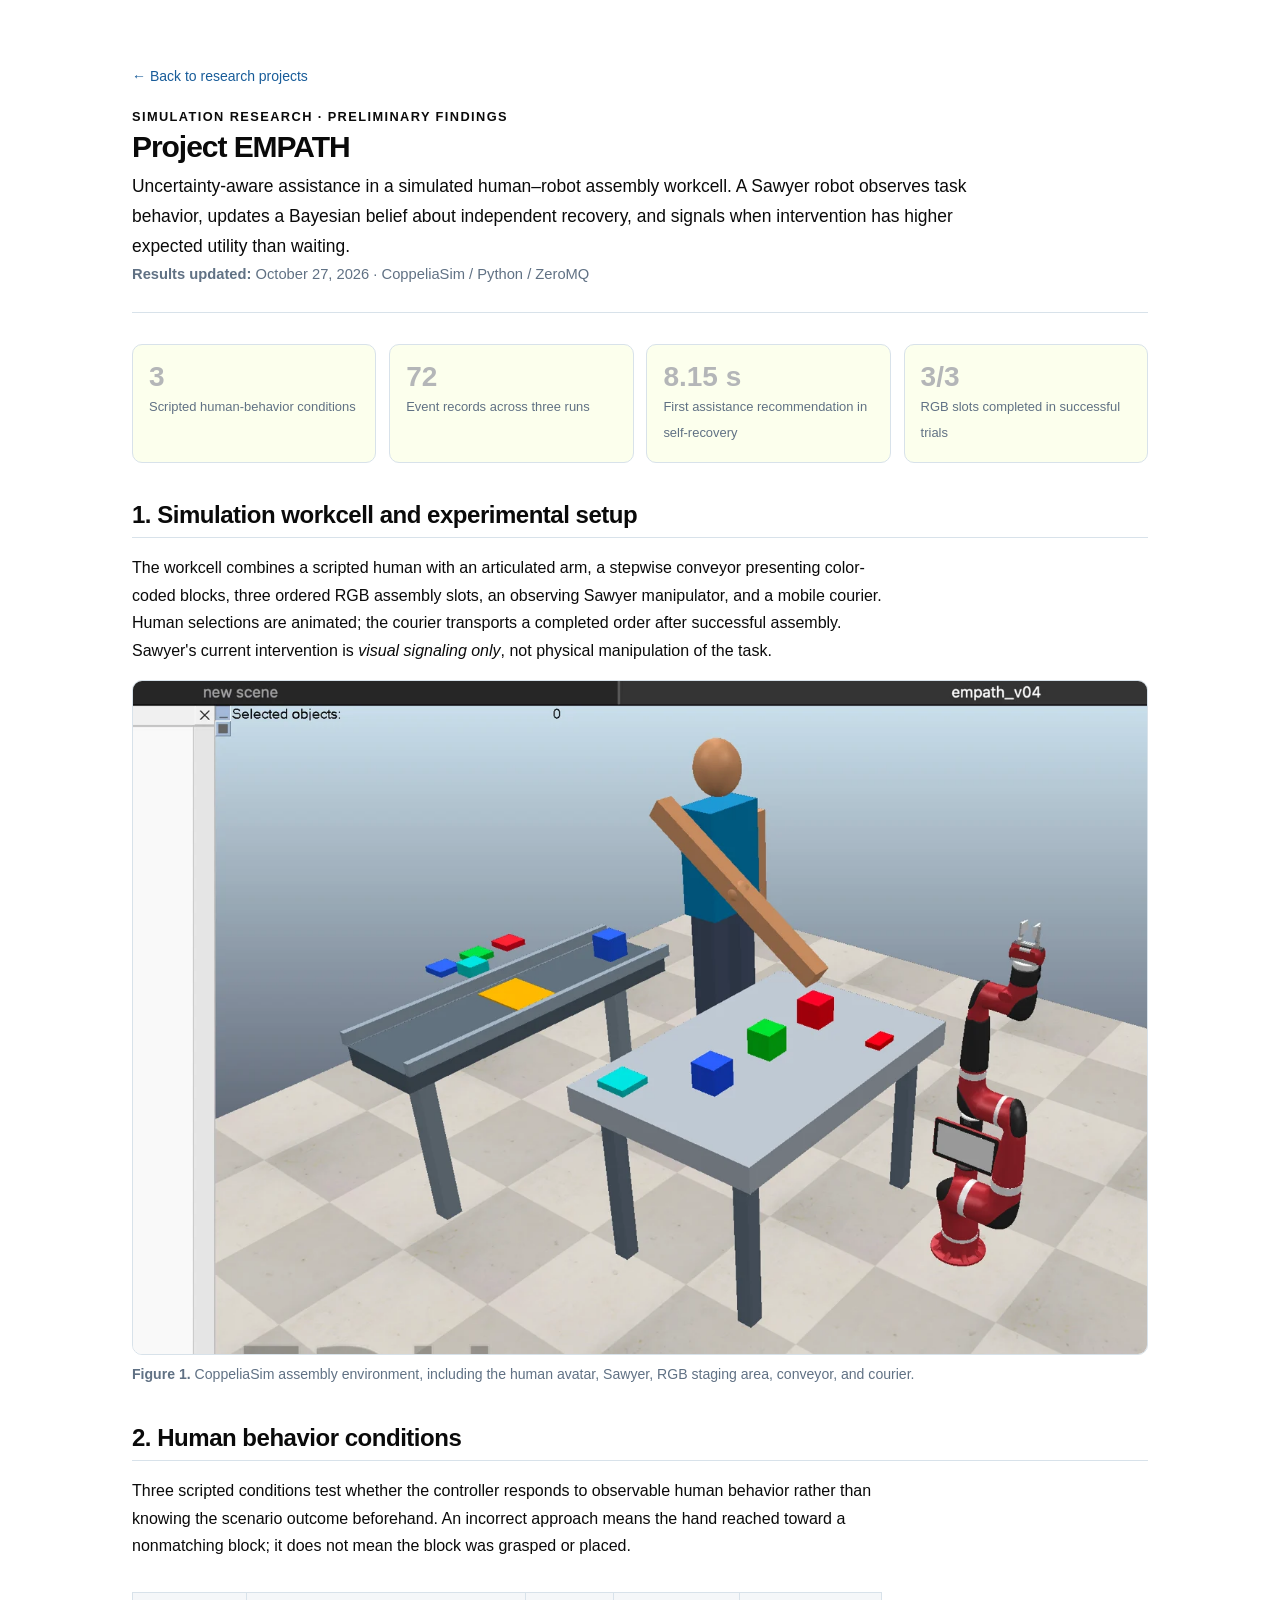
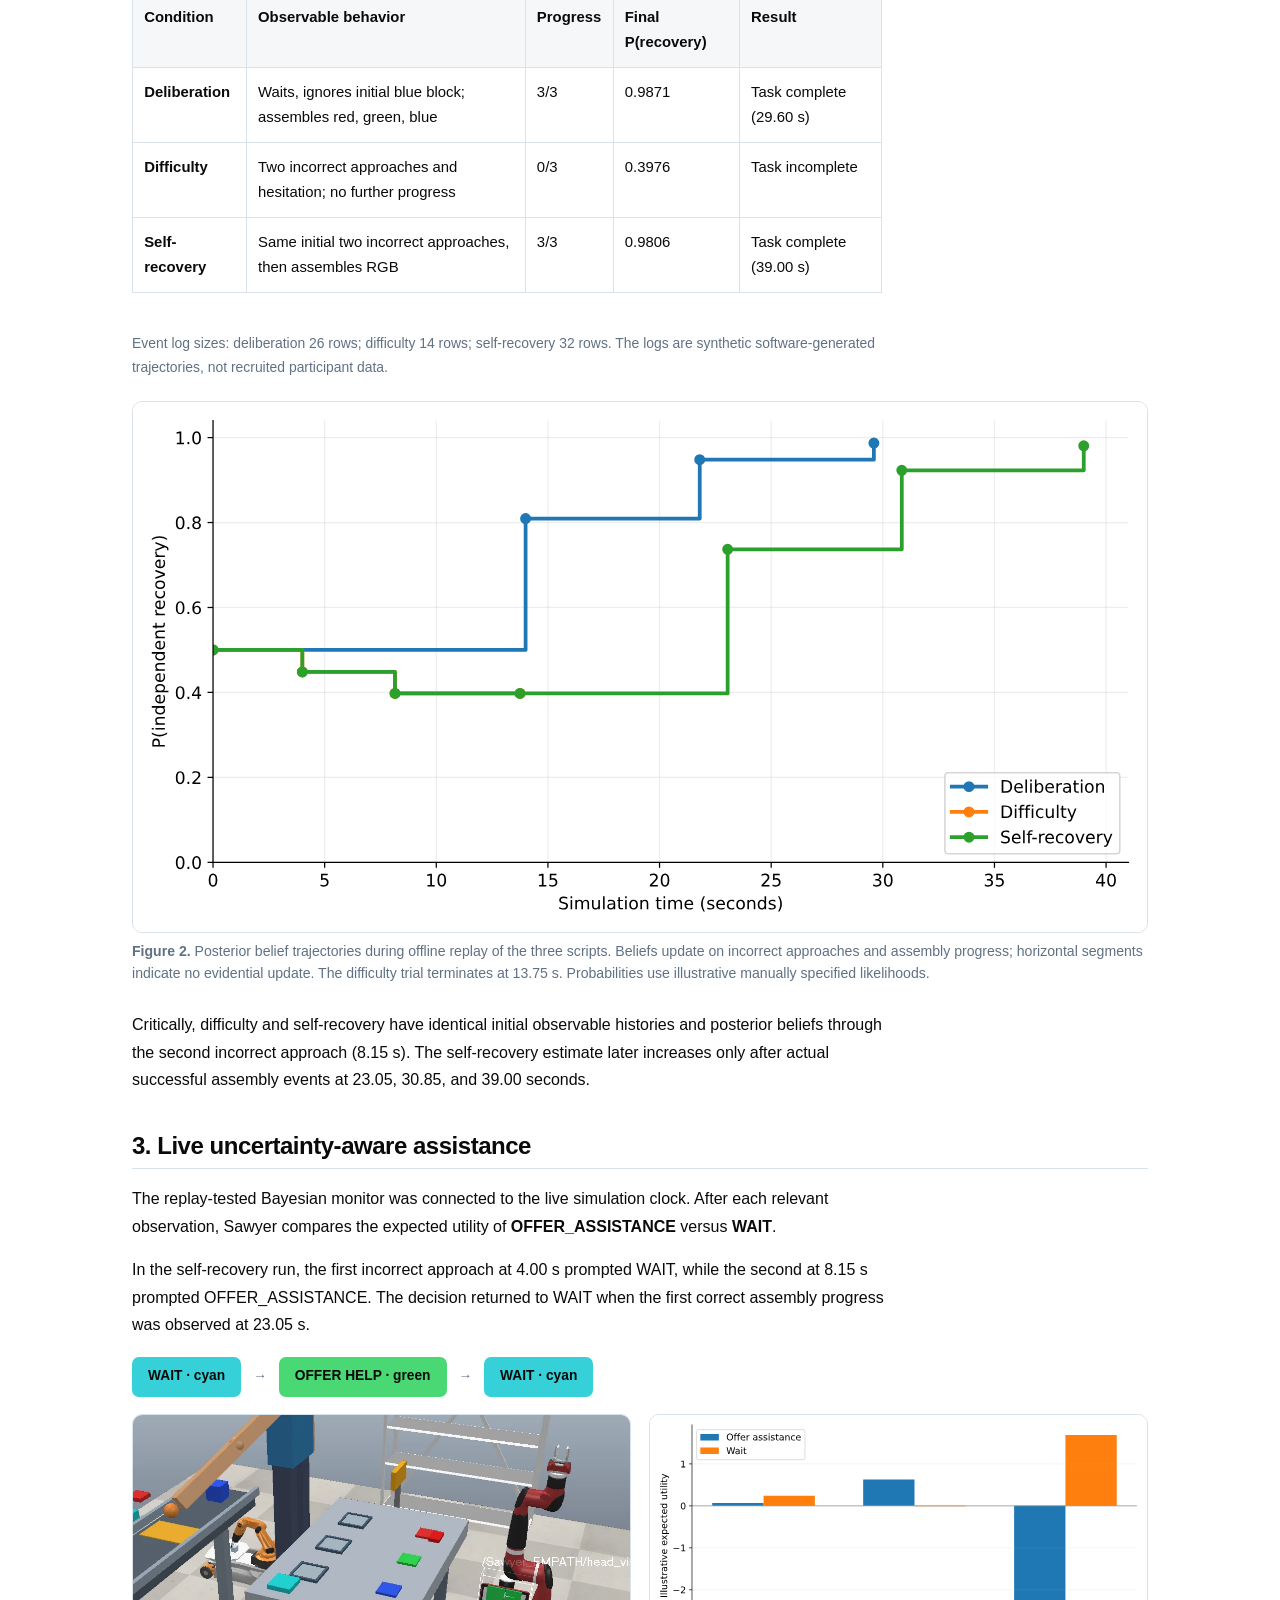
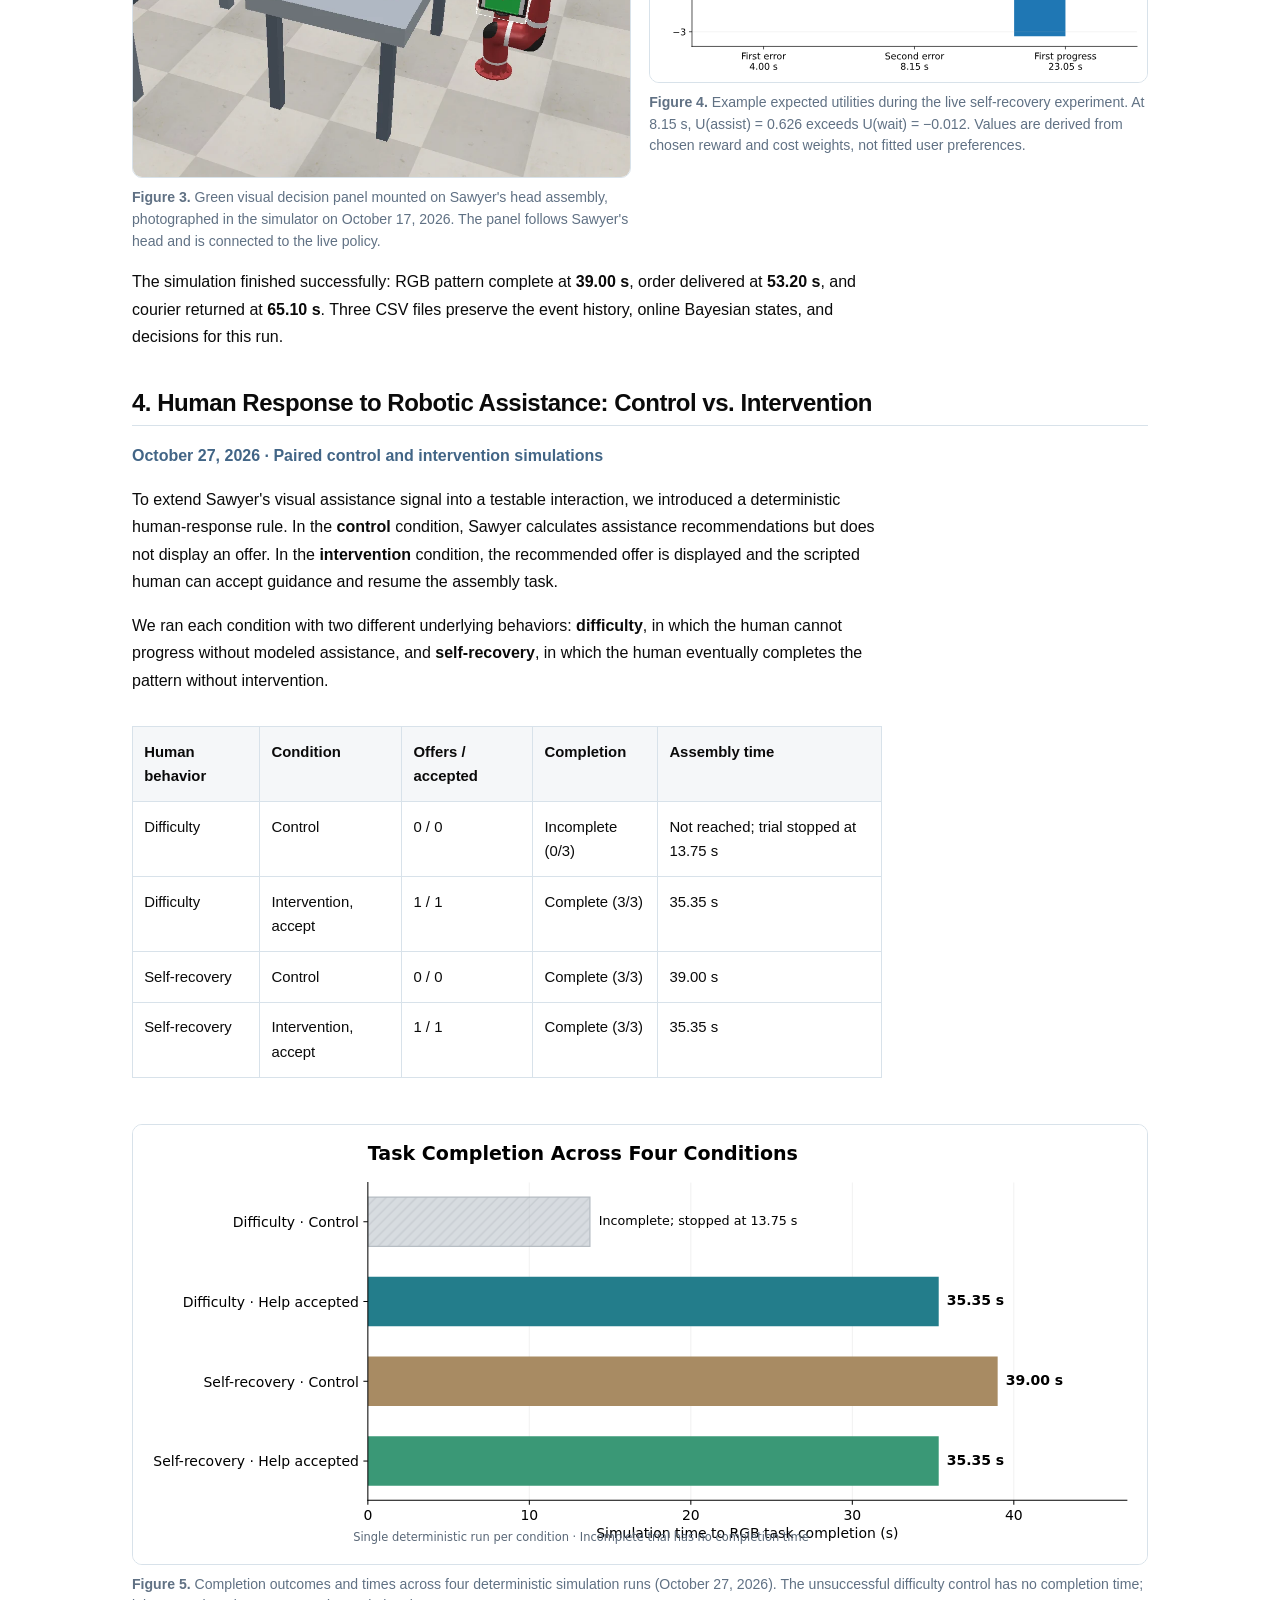
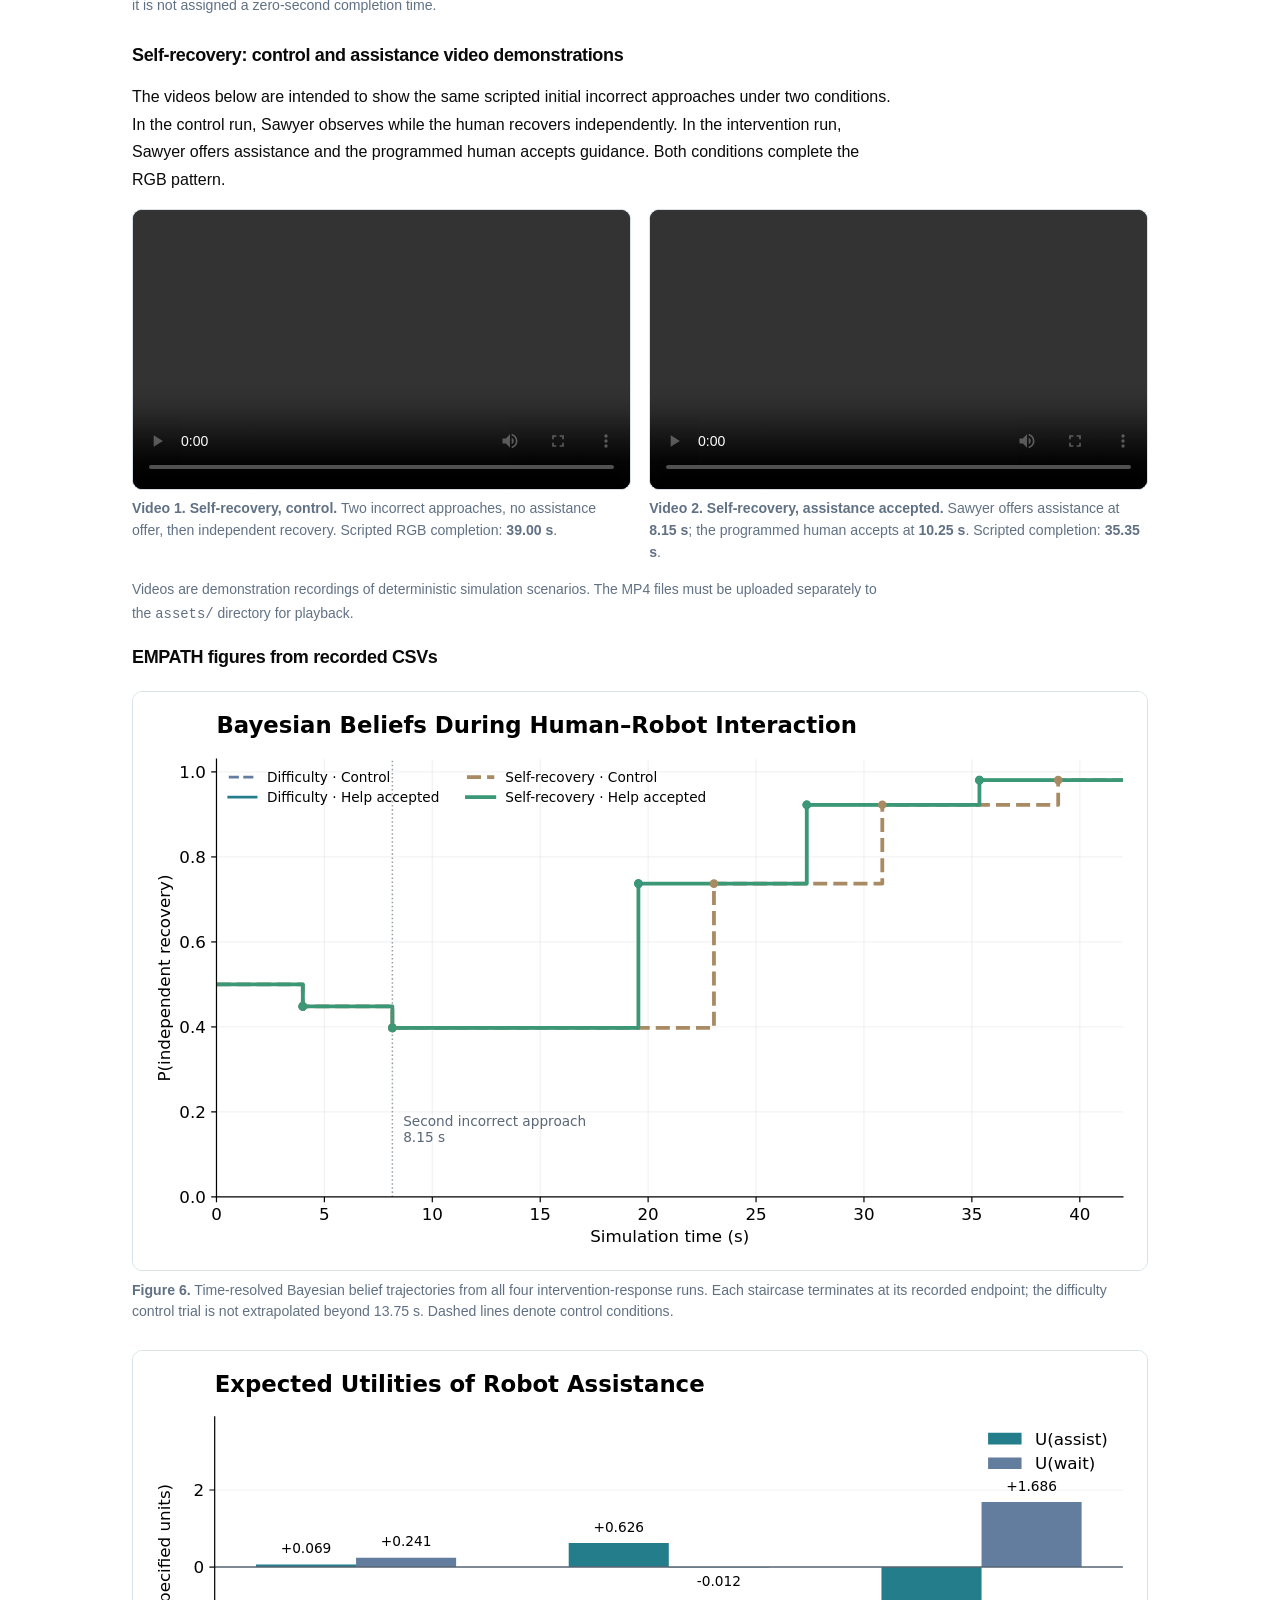
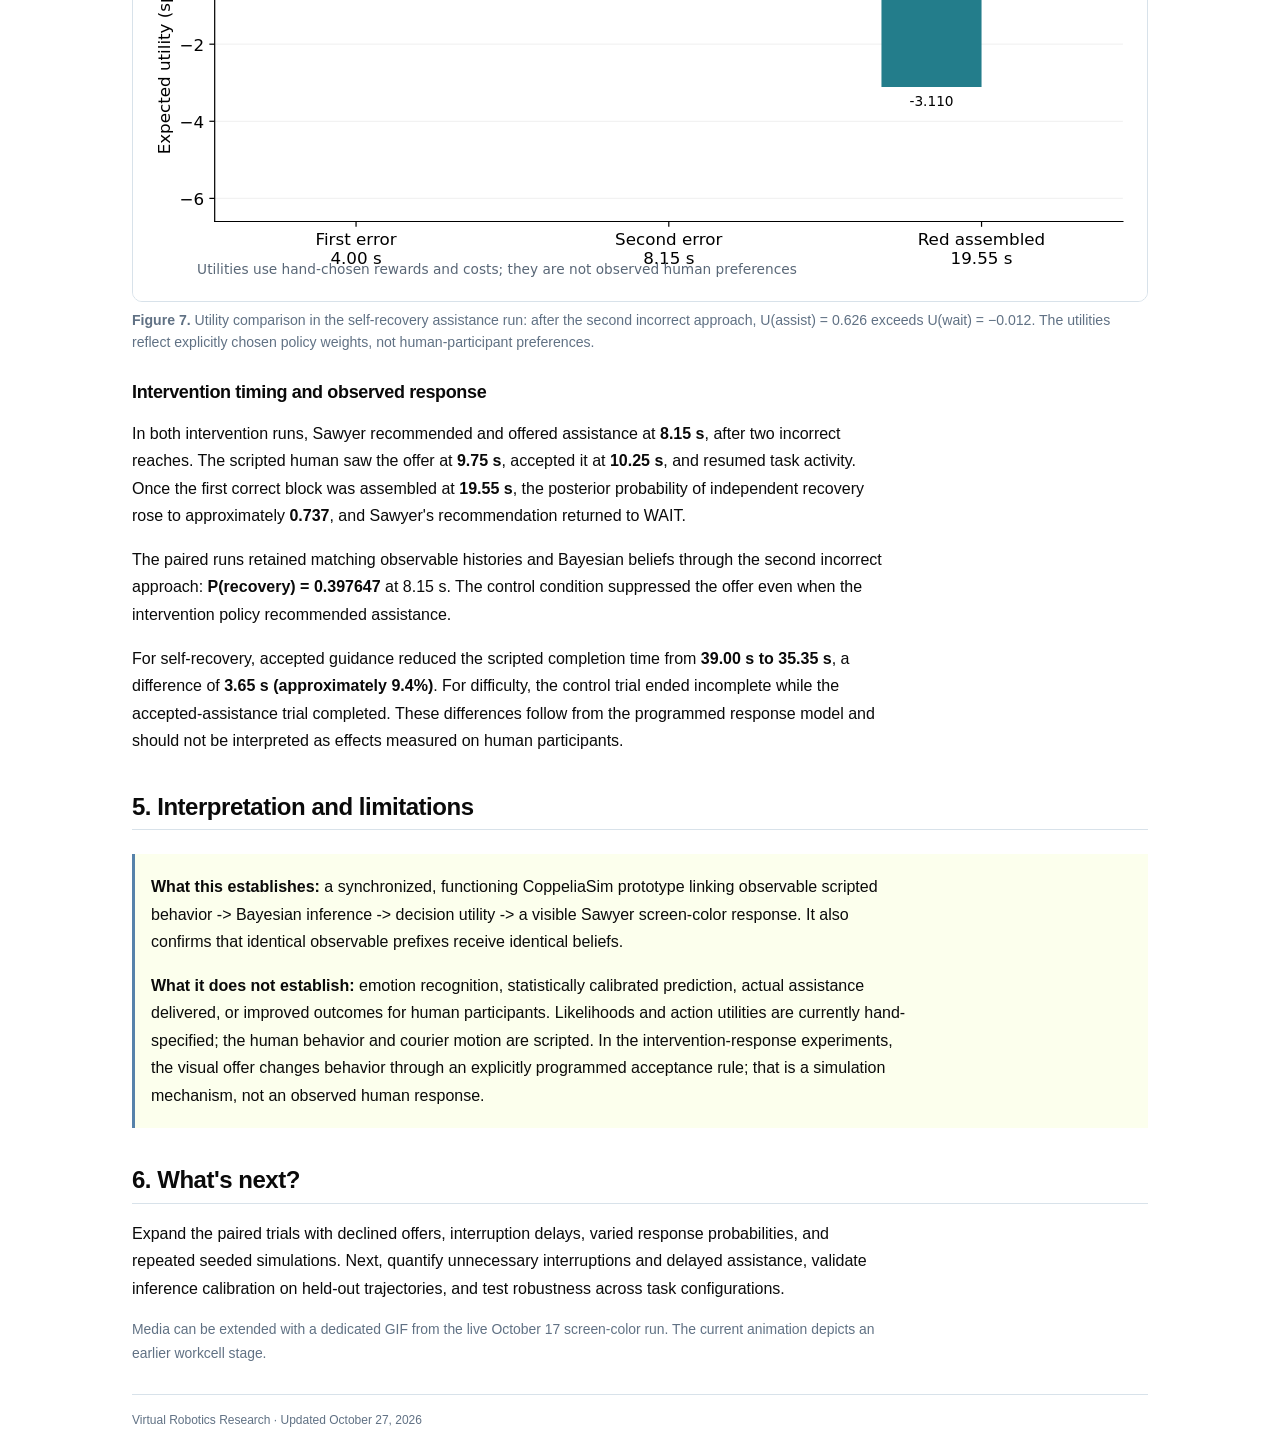
<file: results/empath.html>
<!doctype html>
<html lang="en">
<head>
<meta charset="utf-8">
<meta name="viewport" content="width=device-width, initial-scale=1">
<meta name="description" content="Dated preliminary simulation results for Project EMPATH: online Bayesian human-state inference and uncertainty-aware robot assistance in CoppeliaSim.">
<title>Project EMPATH | Preliminary Results</title>
<link rel="stylesheet" href="../style.css">

<style>
  .empath-results {
    --ink: #0A0A0A;
    --muted: #607184;
    --line: #d8e2ea;
    --pale: #FCFFED;
    color: var(--ink);
  }

  .empath-results h1 {
    letter-spacing: -.035em;
  }

  .empath-results h2 {
    margin-top: 2.25rem;
    border-bottom: 1px solid var(--line);
    padding-bottom: .45rem;
  }

  .empath-results h3 {
    margin: 1.2rem 0 .45rem;
  }

  .empath-results p {
    line-height: 1.72;
  }

  .empath-results .eyebrow {
    font-size: .8rem;
    letter-spacing: .11em;
    text-transform: uppercase;
    font-weight: 750;
    color: #0A0A0A;
  }

  .empath-results .lead {
    max-width: 850px;
    font-size: 1.09rem;
    color: #0A0A0A;
  }

  .empath-results .meta {
    font-size: .92rem;
    color: var(--muted);
  }

  .empath-results .metric-grid {
    display: grid;
    grid-template-columns: repeat(auto-fit, minmax(160px, 1fr));
    gap: .8rem;
    margin: 1.4rem 0;
  }

  .empath-results .metric {
    border: 1px solid var(--line);
    border-radius: 10px;
    background: var(--pale);
    padding: 1rem;
  }

  .empath-results .metric strong {
    display: block;
    font-size: 1.75rem;
    line-height: 1.15;
    color: #B4B6B8;
  }

  .empath-results .metric span {
    font-size: .81rem;
    color: var(--muted);
  }

  .empath-results figure {
    margin: 1.35rem 0 1.65rem;
    padding: 0;
  }

  .empath-results figure img {
    display: block;
    width: 100%;
    height: auto;
    border: 1px solid var(--line);
    border-radius: 10px;
    background: white;
  }

  .empath-results figcaption {
    font-size: .88rem;
    line-height: 1.55;
    color: var(--muted);
    margin-top: .55rem;
  }

  .empath-results .figure-grid {
    display: grid;
    grid-template-columns: repeat(auto-fit, minmax(280px, 1fr));
    gap: 1.15rem;
  }

  .empath-results .figure-grid figure {
    margin: 0;
  }

  .empath-results .summary-table {
    width: 100%;
    border-collapse: collapse;
    font-size: .93rem;
  }

  .empath-results .summary-table th,
  .empath-results .summary-table td {
    padding: .78rem .7rem;
    border-bottom: 1px solid var(--line);
    text-align: left;
    vertical-align: top;
  }

  .empath-results .summary-table thead {
    background: var(--pale);
  }

  .empath-results .table-wrap {
    overflow-x: auto;
  }

  .empath-results .method-note {
    border-left: 3px solid #5682aa;
    padding: .2rem 1rem;
    background: var(--pale);
    margin: 1.5rem 0;
  }

  .empath-results .date-line {
    font-weight: 650;
    color: #426586;
  }

  .empath-results .screen-flow {
    display: flex;
    align-items: center;
    gap: .75rem;
    flex-wrap: wrap;
    margin: 1.1rem 0;
  }

  .empath-results .screen-flow span {
    display: inline-block;
    padding: .55rem 1rem;
    border-radius: 7px;
    color: #0A0A0A;
    font-weight: 750;
    font-size: .86rem;
  }

  .empath-results .screen-flow .cyan {
    background: #36d0d8;
  }

  .empath-results .screen-flow .green {
    background: #49d874;
  }

  .empath-results .screen-flow b {
    font-size: .85rem;
    color: var(--muted);
  }

  .empath-results .media-guide {
    font-size: .87rem;
    color: var(--muted);
  }

  @media (max-width: 600px) {
    .empath-results .summary-table {
      font-size: .82rem;
    }

    .empath-results .summary-table th,
    .empath-results .summary-table td {
      padding: .6rem .35rem;
    }
  }

  .empath-results .empath-video-grid video {
    display: block;
    width: 100%;
    aspect-ratio: 16 / 9;
    background: #17212b;
    border: 1px solid var(--line);
    border-radius: 10px;
  }
</style>
</head>

<body>
<main class="site-wrap results-page empath-results">

<p>
  <a class="back-link" href="../index.html">
    ← Back to research projects
  </a>
</p>

<header class="masthead">
  <div class="eyebrow">
    Simulation research · Preliminary findings
  </div>

  <h1>Project EMPATH</h1>

  <p class="lead">
    Uncertainty-aware assistance in a simulated human–robot
    assembly workcell. A Sawyer robot observes task behavior,
    updates a Bayesian belief about independent recovery,
    and signals when intervention has higher expected utility
    than waiting.
  </p>

  <p class="meta">
    <strong>Results updated:</strong> October 27, 2026 ·
    CoppeliaSim / Python / ZeroMQ
  </p>
</header>

<div class="metric-grid" aria-label="Key experiment results">

  <div class="metric">
    <strong>3</strong>
    <span>Scripted human-behavior conditions</span>
  </div>

  <div class="metric">
    <strong>72</strong>
    <span>Event records across three runs</span>
  </div>

  <div class="metric">
    <strong>8.15 s</strong>
    <span>First assistance recommendation in self-recovery</span>
  </div>

  <div class="metric">
    <strong>3/3</strong>
    <span>RGB slots completed in successful trials</span>
  </div>

</div>


<!-- SECTION 1 -->

<section>
<h2>1. Simulation workcell and experimental setup</h2>

<p>
  The workcell combines a scripted human with an articulated
  arm, a stepwise conveyor presenting color-coded blocks,
  three ordered RGB assembly slots, an observing Sawyer
  manipulator, and a mobile courier. Human selections
  are animated; the courier transports a completed order
  after successful assembly. Sawyer's current intervention
  is <em>visual signaling only</em>, not physical manipulation
  of the task.
</p>

<div class="figure-grid">

  <figure>
    <img
      src="../assets/workcell-overview.webp"
      alt="CoppeliaSim workcell with human avatar, RGB blocks, conveyor, Sawyer robot and mobile courier"
      loading="lazy"
    >
    <figcaption>
      <strong>Figure 1.</strong>
      CoppeliaSim assembly environment, including the human
      avatar, Sawyer, RGB staging area, conveyor, and courier.
    </figcaption>
  </figure>


</div>
</section>


<!-- SECTION 2 -->

<section>
<h2>2. Human behavior conditions</h2>

<p>
  Three scripted conditions test whether the controller
  responds to observable human behavior rather than
  knowing the scenario outcome beforehand. An incorrect
  approach means the hand reached toward a nonmatching
  block; it does not mean the block was grasped or placed.
</p>

<div class="table-wrap">
<table class="summary-table">

<thead>
<tr>
  <th>Condition</th>
  <th>Observable behavior</th>
  <th>Progress</th>
  <th>Final P(recovery)</th>
  <th>Result</th>
</tr>
</thead>

<tbody>
<tr>
  <td><strong>Deliberation</strong></td>
  <td>
    Waits, ignores initial blue block;
    assembles red, green, blue
  </td>
  <td>3/3</td>
  <td>0.9871</td>
  <td>Task complete (29.60 s)</td>
</tr>

<tr>
  <td><strong>Difficulty</strong></td>
  <td>
    Two incorrect approaches and hesitation;
    no further progress
  </td>
  <td>0/3</td>
  <td>0.3976</td>
  <td>Task incomplete</td>
</tr>

<tr>
  <td><strong>Self-recovery</strong></td>
  <td>
    Same initial two incorrect approaches,
    then assembles RGB
  </td>
  <td>3/3</td>
  <td>0.9806</td>
  <td>Task complete (39.00 s)</td>
</tr>
</tbody>

</table>
</div>

<p class="media-guide">
  Event log sizes: deliberation 26 rows; difficulty 14 rows;
  self-recovery 32 rows. The logs are synthetic
  software-generated trajectories, not recruited participant data.
</p>

<figure>
  <img
    src="../assets/bayesian-trajectories.svg"
    alt="Step chart of recovery belief: deliberation rises from 0.5 to 0.987; difficulty falls to 0.398; self-recovery first falls to 0.398 then rises to 0.981"
    loading="lazy"
  >
  <figcaption>
    <strong>Figure 2.</strong>
    Posterior belief trajectories during offline replay
    of the three scripts. Beliefs update on incorrect
    approaches and assembly progress; horizontal segments
    indicate no evidential update. The difficulty trial
    terminates at 13.75 s. Probabilities use illustrative
    manually specified likelihoods.
  </figcaption>
</figure>

<p>
  Critically, difficulty and self-recovery have identical
  initial observable histories and posterior beliefs through
  the second incorrect approach (8.15 s). The self-recovery
  estimate later increases only after actual successful
  assembly events at 23.05, 30.85, and 39.00 seconds.
</p>

</section>


<!-- SECTION 3 -->

<section>
<h2>3. Live uncertainty-aware assistance</h2>

<p>
  The replay-tested Bayesian monitor was connected to
  the live simulation clock. After each relevant observation,
  Sawyer compares the expected utility of
  <strong>OFFER_ASSISTANCE</strong> versus
  <strong>WAIT</strong>.
</p>

<p>
  In the self-recovery run, the first incorrect approach
  at 4.00 s prompted WAIT, while the second at 8.15 s
  prompted OFFER_ASSISTANCE. The decision returned
  to WAIT when the first correct assembly progress
  was observed at 23.05 s.
</p>

<div class="screen-flow" aria-label="Screen color sequence">
  <span class="cyan">WAIT · cyan</span>
  <b>→</b>
  <span class="green">OFFER HELP · green</span>
  <b>→</b>
  <span class="cyan">WAIT · cyan</span>
</div>

<div class="figure-grid">

  <figure>
    <img
      src="../assets/sawyer-green-screen.webp"
      alt="Sawyer robot in CoppeliaSim with a green decision-display panel attached to its head"
      loading="lazy"
    >
    <figcaption>
      <strong>Figure 3.</strong>
      Green visual decision panel mounted on Sawyer's
      head assembly, photographed in the simulator
      on October 17, 2026. The panel follows Sawyer's head
      and is connected to the live policy.
    </figcaption>
  </figure>

  <figure>
    <img
      src="../assets/decision-utilities.svg"
      alt="Bar chart of calculated utilities for assisting and waiting after first error, second error, and first assembly progress"
      loading="lazy"
    >
    <figcaption>
      <strong>Figure 4.</strong>
      Example expected utilities during the live
      self-recovery experiment. At 8.15 s,
      U(assist) = 0.626 exceeds U(wait) = −0.012.
      Values are derived from chosen reward and cost weights,
      not fitted user preferences.
    </figcaption>
  </figure>

</div>

<p>
  The simulation finished successfully: RGB pattern complete
  at <strong>39.00 s</strong>, order delivered at
  <strong>53.20 s</strong>, and courier returned at
  <strong>65.10 s</strong>. Three CSV files preserve the
  event history, online Bayesian states, and decisions
  for this run.
</p>

</section>


<!-- SECTION 4 -->

<section id="mission-095a">
<h2>4. Human Response to Robotic Assistance: Control vs. Intervention</h2>

<p class="date-line">October 27, 2026 · Paired control and intervention simulations</p>

<p>
  To extend Sawyer's visual assistance signal into a testable interaction,
  we introduced a deterministic human-response rule. In the
  <strong>control</strong> condition, Sawyer calculates assistance recommendations
  but does not display an offer. In the <strong>intervention</strong> condition,
  the recommended offer is displayed and the scripted human can accept
  guidance and resume the assembly task.
</p>

<p>
  We ran each condition with two different underlying behaviors:
  <strong>difficulty</strong>, in which the human cannot progress without
  modeled assistance, and <strong>self-recovery</strong>, in which the human
  eventually completes the pattern without intervention.
</p>

<div class="table-wrap">
<table class="summary-table">
<thead>
<tr>
  <th>Human behavior</th>
  <th>Condition</th>
  <th>Offers / accepted</th>
  <th>Completion</th>
  <th>Assembly time</th>
</tr>
</thead>
<tbody>
<tr>
  <td>Difficulty</td>
  <td>Control</td>
  <td>0 / 0</td>
  <td>Incomplete (0/3)</td>
  <td>Not reached; trial stopped at 13.75 s</td>
</tr>
<tr>
  <td>Difficulty</td>
  <td>Intervention, accept</td>
  <td>1 / 1</td>
  <td>Complete (3/3)</td>
  <td>35.35 s</td>
</tr>
<tr>
  <td>Self-recovery</td>
  <td>Control</td>
  <td>0 / 0</td>
  <td>Complete (3/3)</td>
  <td>39.00 s</td>
</tr>
<tr>
  <td>Self-recovery</td>
  <td>Intervention, accept</td>
  <td>1 / 1</td>
  <td>Complete (3/3)</td>
  <td>35.35 s</td>
</tr>
</tbody>
</table>
</div>

<figure>
  <img
    src="../assets/empath-095a-task-outcomes.svg"
    alt="Comparison of four scripted EMPATH conditions: difficulty control incomplete, difficulty assistance complete at 35.35 seconds, self-recovery control complete at 39 seconds, and self-recovery assistance complete at 35.35 seconds"
    loading="lazy"
  >
  <figcaption>
    <strong>Figure 5.</strong> Completion outcomes and times across
    four deterministic simulation runs (October 27, 2026).
    The unsuccessful difficulty control has no completion time;
    it is not assigned a zero-second completion time.
  </figcaption>
</figure>

<h3>Self-recovery: control and assistance video demonstrations</h3>
<p>
  The videos below are intended to show the same scripted initial
  incorrect approaches under two conditions. In the control run,
  Sawyer observes while the human recovers independently. In the
  intervention run, Sawyer offers assistance and the programmed
  human accepts guidance. Both conditions complete the RGB pattern.
</p>
<div class="figure-grid empath-video-grid">
  <figure>
    <video controls playsinline preload="metadata"
      aria-label="Self-recovery control simulation recording">
      <source src="../assets/empath-self-recovery-control.mp4" type="video/mp4">
      Your browser does not support embedded MP4 videos.
      <a href="../assets/empath-self-recovery-control.mp4">Open the control video</a>.
    </video>
    <figcaption>
      <strong>Video 1. Self-recovery, control.</strong>
      Two incorrect approaches, no assistance offer, then independent
      recovery. Scripted RGB completion: <strong>39.00 s</strong>.
    </figcaption>
  </figure>
  <figure>
    <video controls playsinline preload="metadata"
      aria-label="Self-recovery accepted assistance simulation recording">
      <source src="../assets/empath-self-recovery-assistance.mp4" type="video/mp4">
      Your browser does not support embedded MP4 videos.
      <a href="../assets/empath-self-recovery-assistance.mp4">Open the assistance video</a>.
    </video>
    <figcaption>
      <strong>Video 2. Self-recovery, assistance accepted.</strong>
      Sawyer offers assistance at <strong>8.15 s</strong>; the programmed
      human accepts at <strong>10.25 s</strong>. Scripted completion:
      <strong>35.35 s</strong>.
    </figcaption>
  </figure>
</div>
<p class="media-guide">
  Videos are demonstration recordings of deterministic simulation
  scenarios. The MP4 files must be uploaded separately to the
  <code>assets/</code> directory for playback.
</p>

<h3>EMPATH figures from recorded CSVs</h3>
<figure>
  <img src="../assets/empath-095a-belief-trajectories.svg"
       alt="Bayesian probability of independent recovery across four control and assistance simulation runs" loading="lazy">
  <figcaption><strong>Figure 6.</strong> Time-resolved Bayesian belief trajectories from all four intervention-response runs. Each staircase terminates at its recorded endpoint; the difficulty control trial is not extrapolated beyond 13.75 s. Dashed lines denote control conditions.</figcaption>
</figure>
<figure>
  <img src="../assets/empath-095a-intervention-utilities.svg"
       alt="Expected utilities for assisting and waiting following the first error, second error, and first completed block" loading="lazy">
  <figcaption><strong>Figure 7.</strong> Utility comparison in the self-recovery assistance run: after the second incorrect approach, U(assist) = 0.626 exceeds U(wait) = −0.012. The utilities reflect explicitly chosen policy weights, not human-participant preferences.</figcaption>
</figure>
<h3>Intervention timing and observed response</h3>
<p>
  In both intervention runs, Sawyer recommended and offered assistance
  at <strong>8.15 s</strong>, after two incorrect reaches. The scripted
  human saw the offer at <strong>9.75 s</strong>, accepted it at
  <strong>10.25 s</strong>, and resumed task activity. Once the first
  correct block was assembled at <strong>19.55 s</strong>, the posterior
  probability of independent recovery rose to approximately
  <strong>0.737</strong>, and Sawyer's recommendation returned to WAIT.
</p>

<p>
  The paired runs retained matching observable histories and Bayesian
  beliefs through the second incorrect approach:
  <strong>P(recovery) = 0.397647</strong> at 8.15 s.
  The control condition suppressed the offer even when the
  intervention policy recommended assistance.
</p>

<p>
  For self-recovery, accepted guidance reduced the scripted completion
  time from <strong>39.00 s to 35.35 s</strong>, a difference of
  <strong>3.65 s (approximately 9.4%)</strong>. For difficulty, the
  control trial ended incomplete while the accepted-assistance trial
  completed. These differences follow from the programmed response
  model and should not be interpreted as effects measured on human participants.
</p>
</section>

<!-- SECTION 5 -->

<section>
<h2>5. Interpretation and limitations</h2>

<div class="method-note">

  <p>
    <strong>What this establishes:</strong>
    a synchronized, functioning CoppeliaSim prototype
    linking observable scripted behavior -> Bayesian inference
    -> decision utility -> a visible Sawyer screen-color response.
    It also confirms that identical observable prefixes
    receive identical beliefs.
  </p>

  <p>
    <strong>What it does not establish:</strong>
    emotion recognition, statistically calibrated prediction,
    actual assistance delivered, or improved outcomes for
    human participants. Likelihoods and action utilities
    are currently hand-specified; the human behavior and
    courier motion are scripted. In the intervention-response experiments, the
    visual offer changes behavior through an explicitly
    programmed acceptance rule; that is a simulation
    mechanism, not an observed human response.
  </p>

</div>
</section>


<!-- SECTION 6 -->

<section>
<h2>6. What's next?</h2>

<p>
  Expand the paired trials with declined offers, interruption
  delays, varied response probabilities, and repeated seeded
  simulations. Next, quantify unnecessary interruptions and
  delayed assistance, validate inference calibration on held-out
  trajectories, and test robustness across task configurations.
</p>

<p class="media-guide">
  Media can be extended with a dedicated GIF from the
  live October 17 screen-color run. The current animation
  depicts an earlier workcell stage.
</p>

</section>

<footer>
  <span>
    Virtual Robotics Research · Updated October 27, 2026
  </span>
</footer>

</main>
</body>
</html>
</file>
<file: style.css>
:root{color-scheme:light;--ink:#212830;--muted:#667282;--link:#185c99;--line:#e2e7ed}
*{box-sizing:border-box}
html{scroll-behavior:smooth}
body{margin:0;background:#fff;color:var(--ink);font:16px/1.65 Arial,Helvetica,sans-serif}
.site-wrap{max-width:1080px;margin:0 auto;padding:46px 32px 24px}
h1,h2,h3{line-height:1.3;letter-spacing:-.02em}
h1{font-size:30px;margin:0 0 6px;font-weight:700}
.masthead p{margin:0;color:var(--muted);font-size:14px}
.masthead{border-bottom:1px solid var(--line);padding-bottom:25px;margin-bottom:31px}
h2{font-size:24px;margin:0 0 12px}
.intro{max-width:820px;margin:0 0 30px;color:#4d5967}
.project{display:grid;grid-template-columns:295px minmax(0,1fr);align-items:start;gap:28px;padding:26px 0;border-top:1px solid var(--line)}
.project-media{margin:0}.project-media img{display:block;width:100%;height:auto;aspect-ratio:320/205;object-fit:cover;border:1px solid #e2e8ee;border-radius:3px}
.project-details h3{font-size:19px;margin:0 0 6px;font-weight:700}
.project-meta{font-size:13px;color:var(--muted);margin:0 0 12px}
.project-details p:not(.project-meta):not(.project-links){margin:0 0 12px}
.project-links{margin:14px 0 0;font-size:14px;font-weight:600;display:flex;flex-wrap:wrap;gap:18px}
a{color:var(--link);text-decoration:none}a:hover{text-decoration:underline}a:focus-visible{outline:2px solid var(--link);outline-offset:3px}
.external{font-size:12px}
footer{border-top:1px solid var(--line);padding-top:16px;margin-top:28px;color:var(--muted);font-size:12px}
.results-page h2{margin-top:35px}.results-page h3{font-size:18px;margin-bottom:5px}.results-page p{max-width:760px}.back-link{font-size:14px}.summary-table{border-collapse:collapse;width:100%;max-width:750px;font-size:14px;margin:16px 0 25px}.summary-table th,.summary-table td{padding:11px 13px;border:1px solid var(--line);text-align:left;vertical-align:top}.summary-table th{background:#f5f7f9}.note{color:var(--muted);font-size:13px}
@media(max-width:680px){.site-wrap{padding:26px 20px 20px}h1{font-size:26px}.project{grid-template-columns:1fr;gap:15px}.project-media{max-width:420px}.intro{margin-bottom:24px}}

.project-status { display: inline-block; font-size: 0.82rem; font-weight: 650; color: #305789; background: #eaf2ff; border-radius: 3px; padding: 3px 8px; margin: 5px 0 8px; }

.dev-name {
  font-size: 1.1rem;
  font-weight: 600;
  color: #273447;
  margin: 8px 0;
}
</file>
